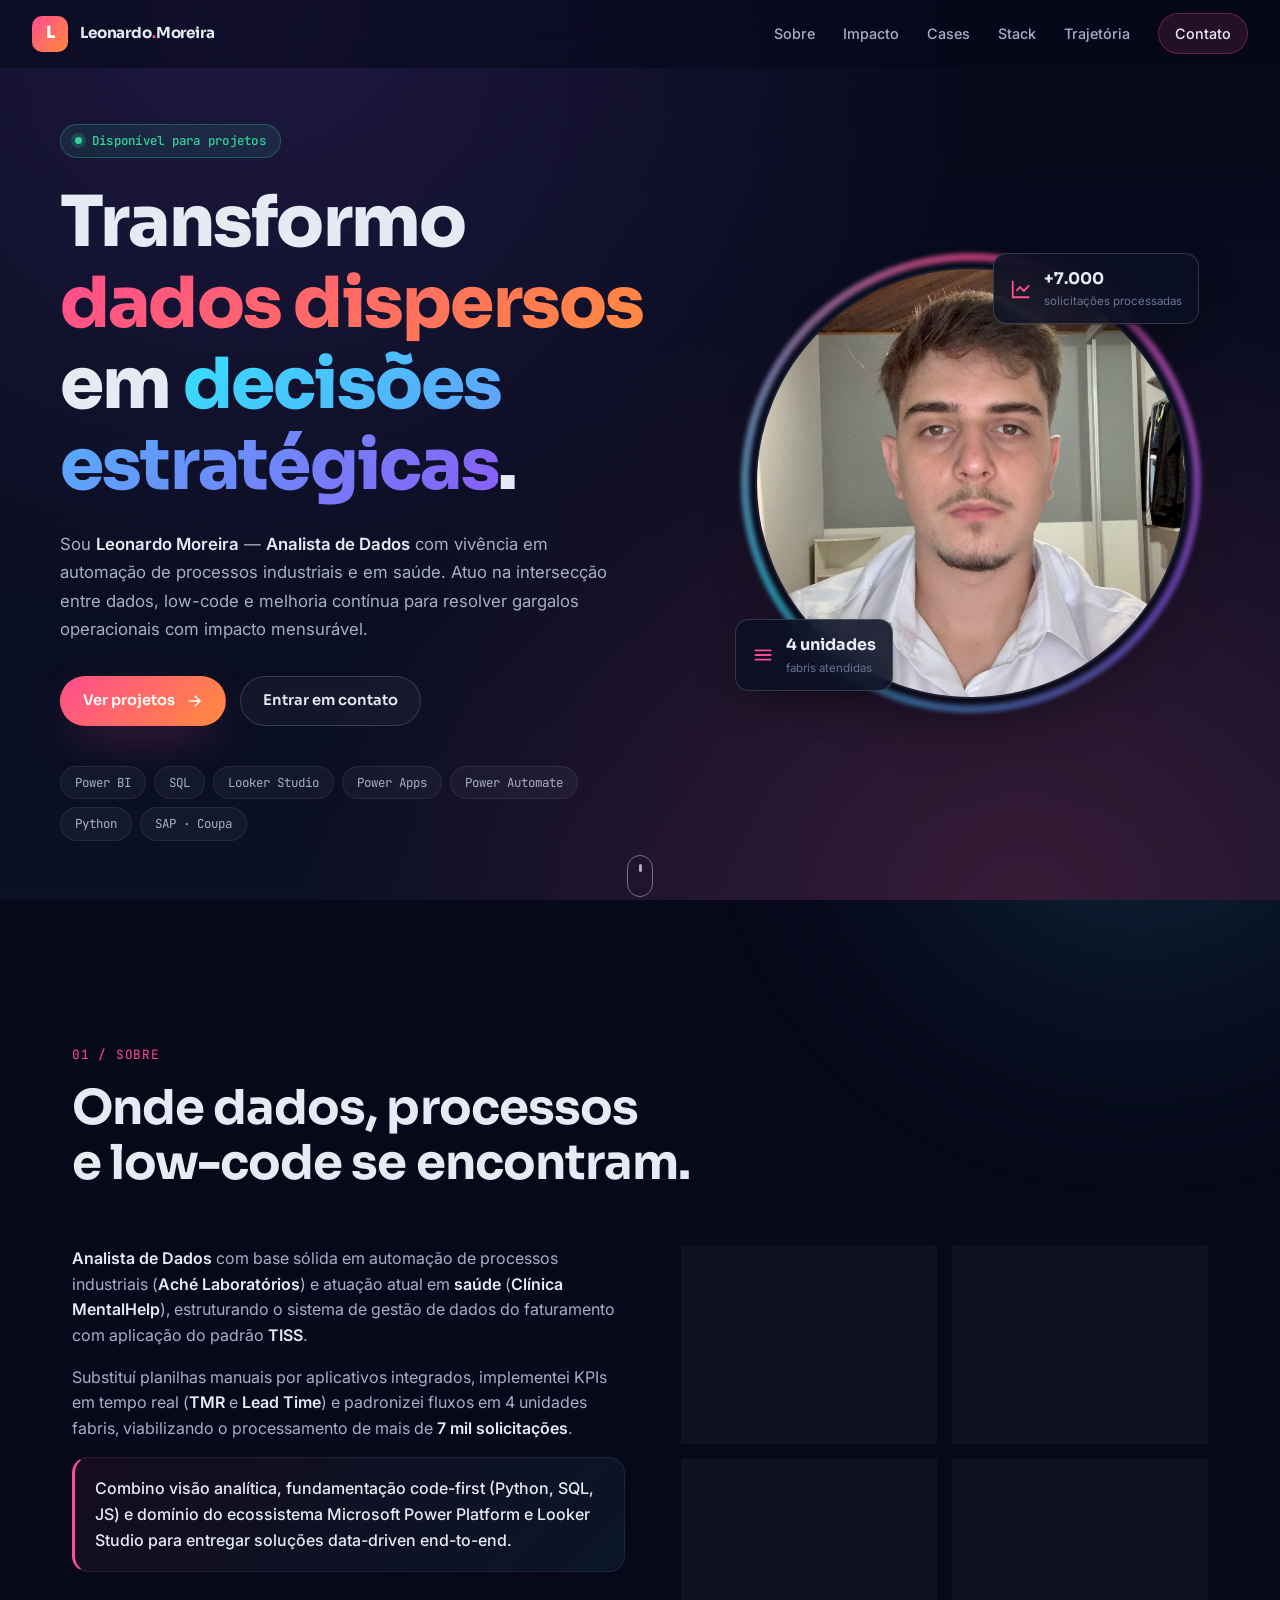
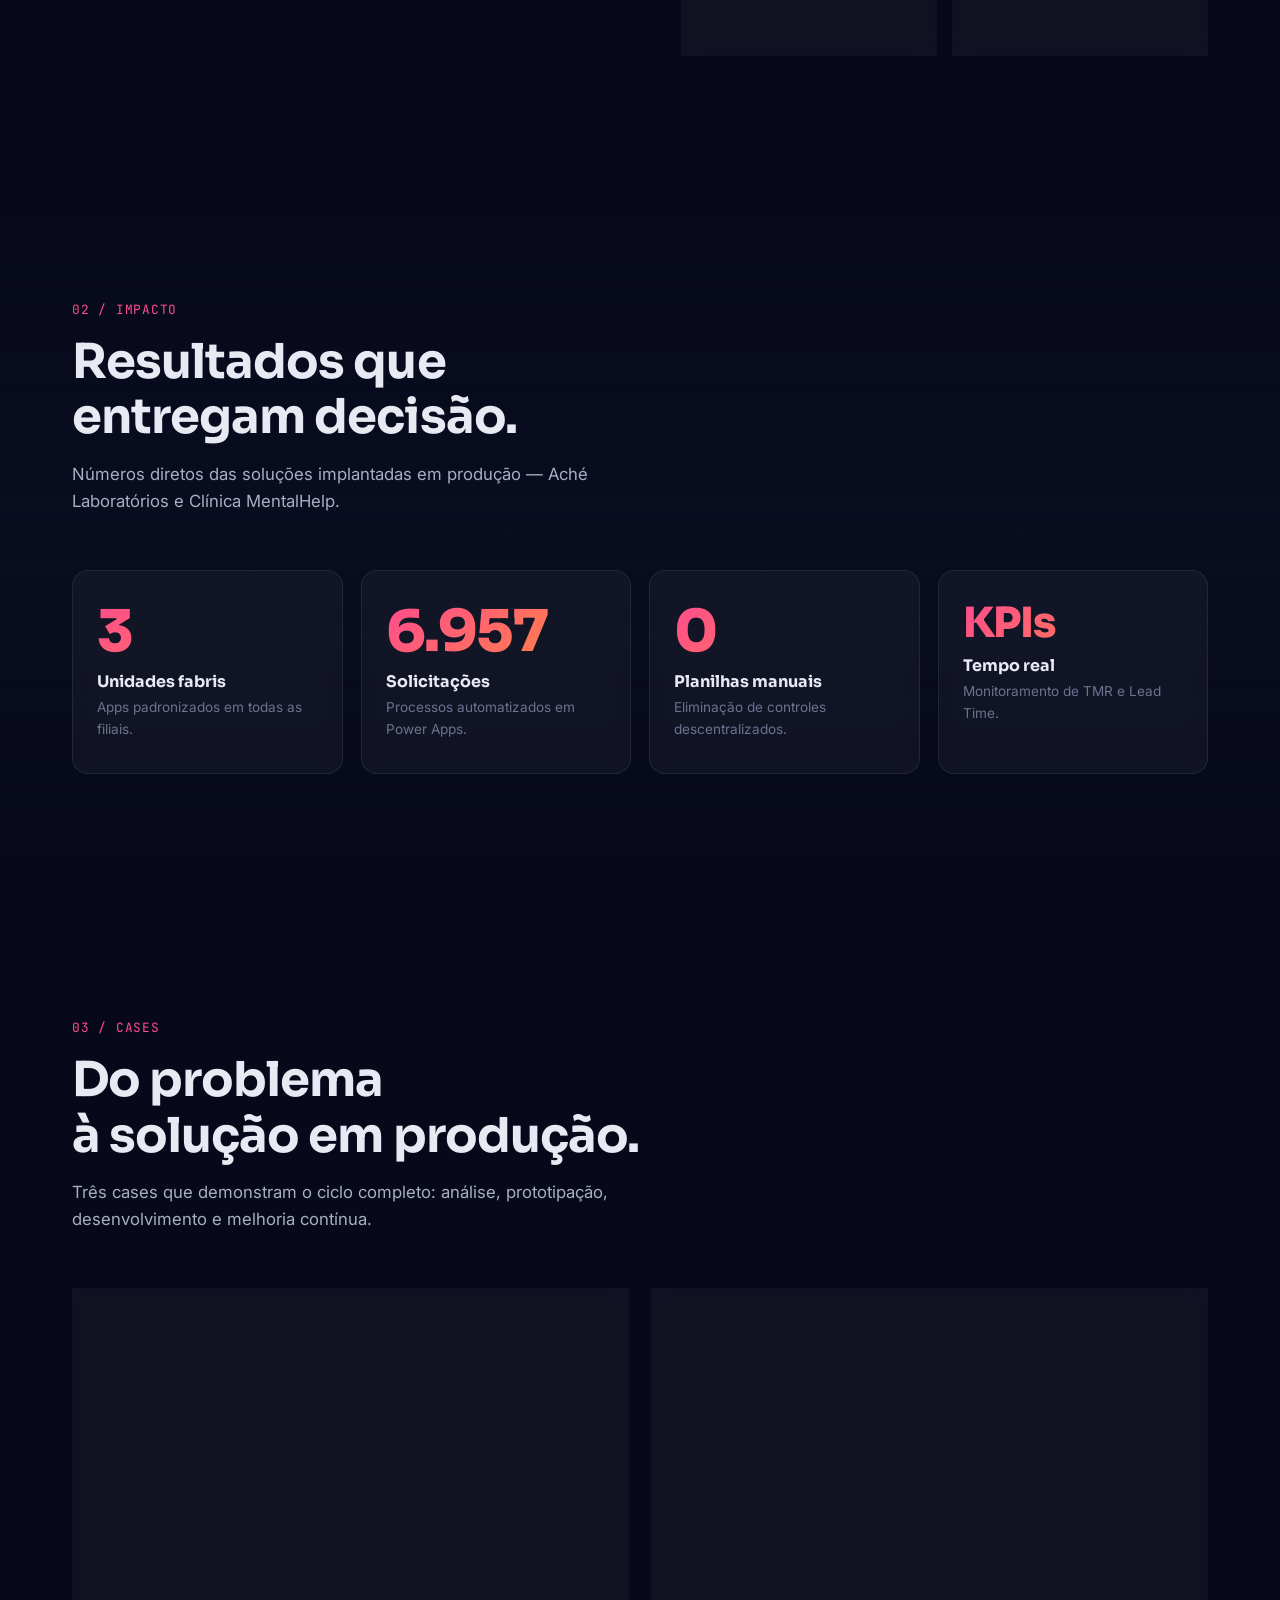
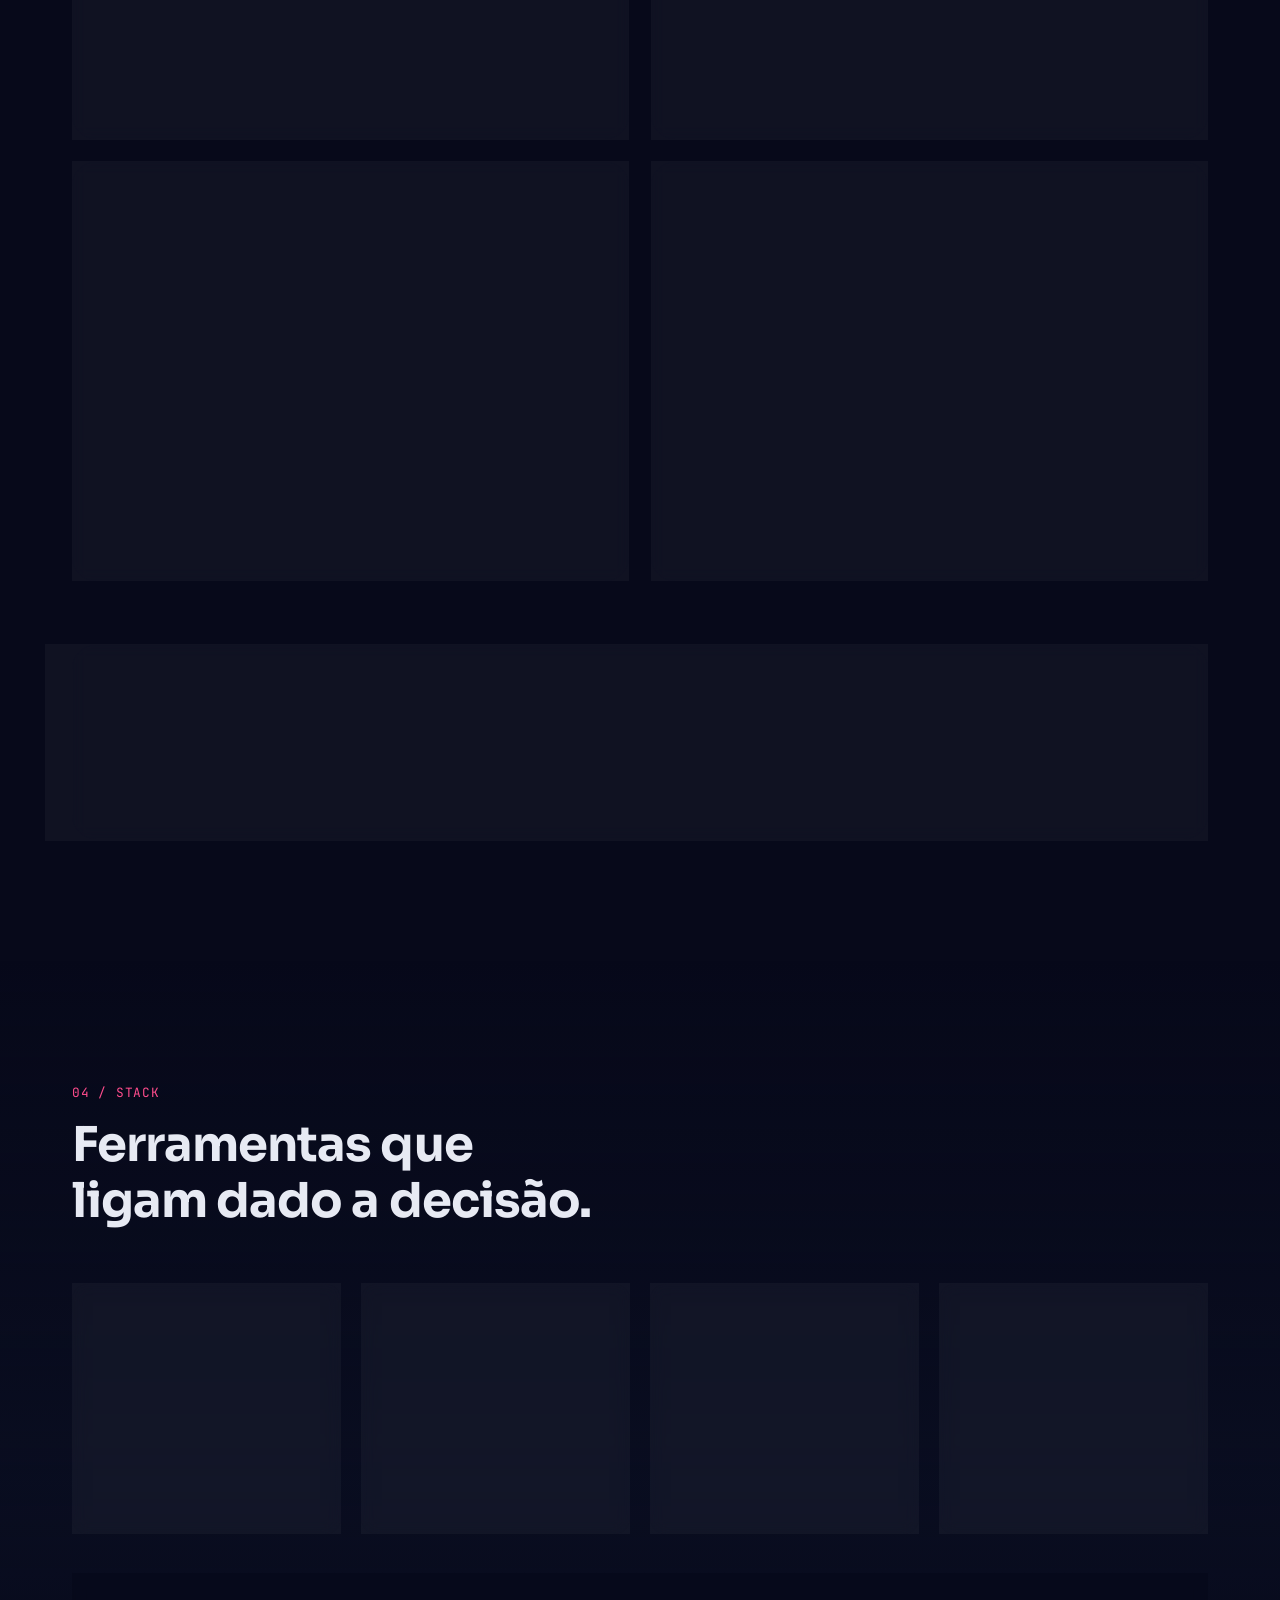
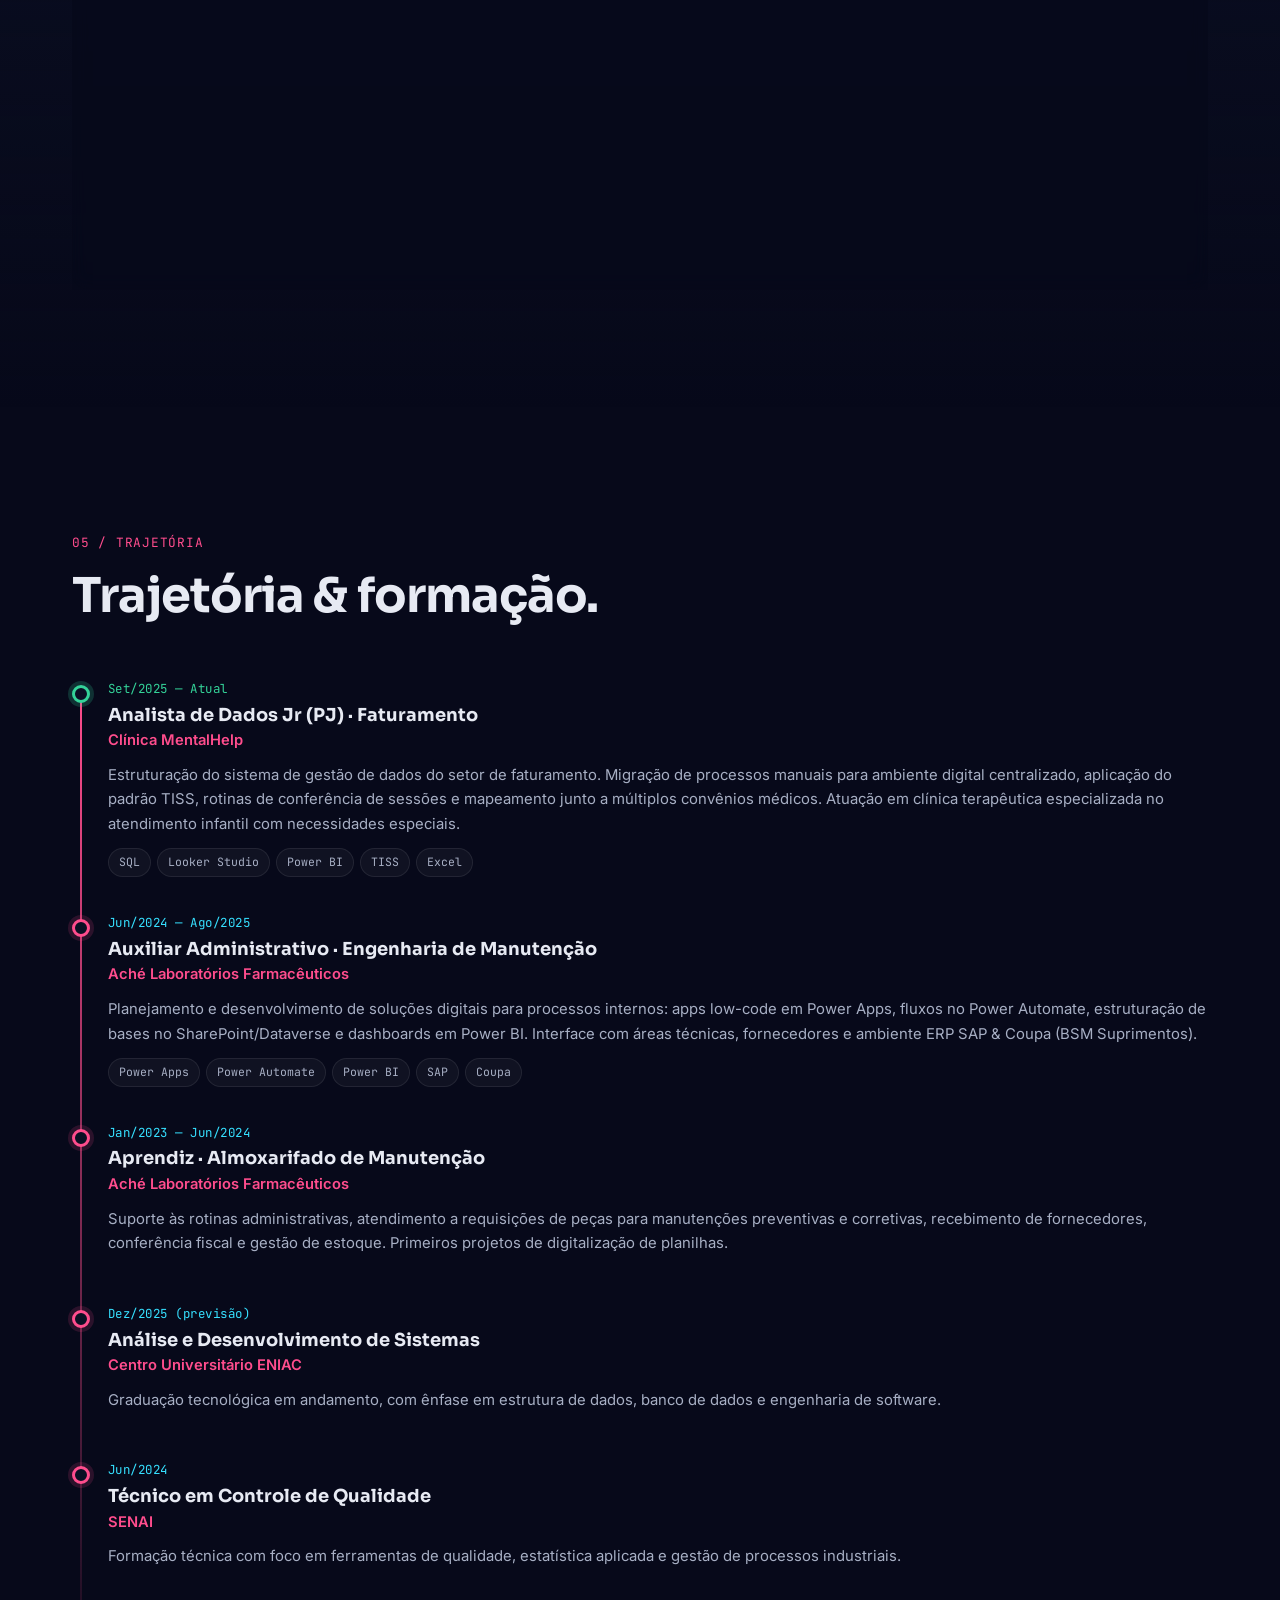
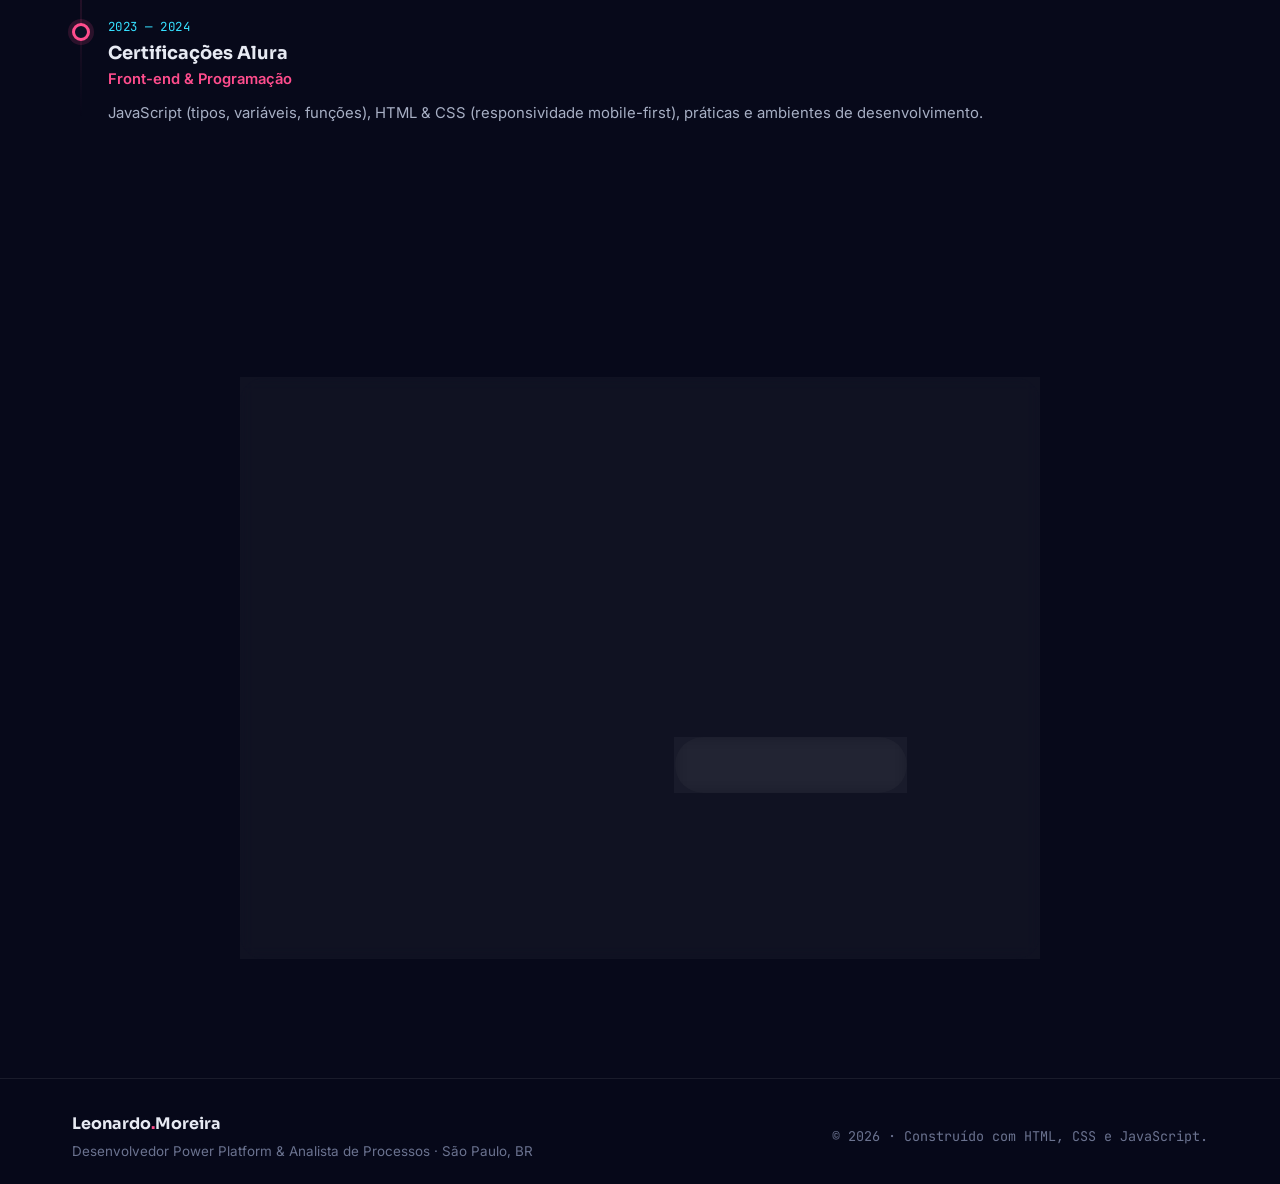
<file: index.html>
<!DOCTYPE html>
<html lang="pt-BR">
<head>
    <meta charset="UTF-8" />
    <meta name="viewport" content="width=device-width, initial-scale=1.0" />
    <meta name="description" content="Leonardo Moreira — Analista de Dados. Automação de processos, low-code e KPIs estratégicos com Power Platform, SQL e Looker Studio." />
    <meta name="author" content="Leonardo Moreira Rocha Alves" />
    <meta name="theme-color" content="#0a0e1a" />

    <meta property="og:type" content="website" />
    <meta property="og:title" content="Leonardo Moreira — Portfólio" />
    <meta property="og:description" content="Analista de Dados · Automação · Low-code · KPIs estratégicos" />
    <meta property="og:locale" content="pt_BR" />

    <title>Leonardo Moreira — Analista de Dados</title>

    <link rel="icon" type="image/svg+xml" href="assets/favicon.svg" />
    <link rel="preconnect" href="https://fonts.googleapis.com" />
    <link rel="preconnect" href="https://fonts.gstatic.com" crossorigin />
    <link href="https://fonts.googleapis.com/css2?family=Sora:wght@400;600;700;800&family=Inter:wght@300;400;500;600;700&family=JetBrains+Mono:wght@400;500&display=swap" rel="stylesheet" />

    <link rel="stylesheet" href="styles/main.css" />
</head>
<body>
    <canvas id="bg-canvas" aria-hidden="true"></canvas>
    <div class="bg-grid" aria-hidden="true"></div>
    <div class="bg-glow bg-glow--1" aria-hidden="true"></div>
    <div class="bg-glow bg-glow--2" aria-hidden="true"></div>

    <header class="nav" id="nav">
        <a href="#top" class="nav__brand" aria-label="Início">
            <span class="nav__logo">L</span>
            <span class="nav__name">Leonardo<span>.</span>Moreira</span>
        </a>
        <nav class="nav__links" aria-label="Navegação principal">
            <a href="#sobre">Sobre</a>
            <a href="#impacto">Impacto</a>
            <a href="#cases">Cases</a>
            <a href="#stack">Stack</a>
            <a href="#trajetoria">Trajetória</a>
            <a href="#contato" class="nav__cta">Contato</a>
        </nav>
        <button class="nav__toggle" id="navToggle" aria-label="Abrir menu" aria-expanded="false">
            <span></span><span></span><span></span>
        </button>
    </header>

    <main id="top">
        <!-- HERO -->
        <section class="hero">
            <div class="hero__container">
                <div class="hero__content reveal">
                    <span class="hero__eyebrow">
                        <span class="dot"></span> Disponível para projetos
                    </span>
                    <h1 class="hero__title">
                        Transformo <span class="grad">dados dispersos</span><br />
                        em <span class="grad-2">decisões estratégicas</span>.
                    </h1>
                    <p class="hero__lead">
                        Sou <strong>Leonardo Moreira</strong> — <strong>Analista de Dados</strong> com vivência
                        em automação de processos industriais e em saúde. Atuo na intersecção entre dados,
                        low-code e melhoria contínua para resolver gargalos operacionais com impacto mensurável.
                    </p>
                    <div class="hero__actions">
                        <a href="#cases" class="btn btn--primary">
                            Ver projetos
                            <svg viewBox="0 0 24 24" fill="none" stroke="currentColor" stroke-width="2"><path d="M5 12h14M13 5l7 7-7 7"/></svg>
                        </a>
                        <a href="#contato" class="btn btn--ghost">Entrar em contato</a>
                    </div>
                    <div class="hero__chips">
                        <span class="chip">Power BI</span>
                        <span class="chip">SQL</span>
                        <span class="chip">Looker Studio</span>
                        <span class="chip">Power Apps</span>
                        <span class="chip">Power Automate</span>
                        <span class="chip">Python</span>
                        <span class="chip">SAP · Coupa</span>
                    </div>
                </div>

                <div class="hero__visual reveal" data-delay="120">
                    <div class="profile">
                        <div class="profile__ring"></div>
                        <div class="profile__photo">
                            <img src="assets/foto-perfil.jpg" alt="Leonardo Moreira" loading="eager" />
                        </div>
                        <div class="profile__badge profile__badge--top">
                            <svg viewBox="0 0 24 24" fill="none" stroke="currentColor" stroke-width="2"><path d="M3 3v18h18"/><path d="M7 14l4-4 4 4 6-6"/></svg>
                            <div>
                                <strong>+7.000</strong>
                                <span>solicitações processadas</span>
                            </div>
                        </div>
                        <div class="profile__badge profile__badge--bottom">
                            <svg viewBox="0 0 24 24" fill="none" stroke="currentColor" stroke-width="2"><path d="M3 7h18M3 12h18M3 17h18"/></svg>
                            <div>
                                <strong>4 unidades</strong>
                                <span>fabris atendidas</span>
                            </div>
                        </div>
                    </div>
                </div>
            </div>
            <a href="#sobre" class="hero__scroll" aria-label="Rolar para baixo">
                <span></span>
            </a>
        </section>

        <!-- SOBRE -->
        <section class="section" id="sobre">
            <div class="container">
                <div class="section__head reveal">
                    <span class="section__eyebrow">01 / Sobre</span>
                    <h2 class="section__title">Onde dados, processos<br /> e low-code se encontram.</h2>
                </div>
                <div class="about">
                    <div class="about__text reveal">
                        <p>
                            <strong>Analista de Dados</strong> com base sólida em automação de processos industriais
                            (<strong>Aché Laboratórios</strong>) e atuação atual em <strong>saúde</strong>
                            (<strong>Clínica MentalHelp</strong>), estruturando o sistema de gestão de dados do
                            faturamento com aplicação do padrão <strong>TISS</strong>.
                        </p>
                        <p>
                            Substituí planilhas manuais por aplicativos integrados, implementei KPIs em tempo real
                            (<strong>TMR</strong> e <strong>Lead Time</strong>) e padronizei fluxos em 4 unidades
                            fabris, viabilizando o processamento de mais de <strong>7 mil solicitações</strong>.
                        </p>
                        <p class="about__highlight">
                            Combino visão analítica, fundamentação code-first (Python, SQL, JS) e domínio do
                            ecossistema Microsoft Power Platform e Looker Studio para entregar soluções
                            data-driven end-to-end.
                        </p>
                    </div>
                    <div class="about__pillars">
                        <article class="pillar reveal" data-delay="0">
                            <div class="pillar__icon">
                                <svg viewBox="0 0 24 24" fill="none" stroke="currentColor" stroke-width="1.6"><circle cx="12" cy="12" r="3"/><path d="M19.4 15a1.7 1.7 0 0 0 .3 1.8l.1.1a2 2 0 1 1-2.8 2.8l-.1-.1a1.7 1.7 0 0 0-1.8-.3 1.7 1.7 0 0 0-1 1.5V21a2 2 0 1 1-4 0v-.1a1.7 1.7 0 0 0-1.1-1.5 1.7 1.7 0 0 0-1.8.3l-.1.1a2 2 0 1 1-2.8-2.8l.1-.1a1.7 1.7 0 0 0 .3-1.8 1.7 1.7 0 0 0-1.5-1H3a2 2 0 1 1 0-4h.1a1.7 1.7 0 0 0 1.5-1.1 1.7 1.7 0 0 0-.3-1.8l-.1-.1a2 2 0 1 1 2.8-2.8l.1.1a1.7 1.7 0 0 0 1.8.3h.1A1.7 1.7 0 0 0 10 3.1V3a2 2 0 1 1 4 0v.1a1.7 1.7 0 0 0 1 1.5 1.7 1.7 0 0 0 1.8-.3l.1-.1a2 2 0 1 1 2.8 2.8l-.1.1a1.7 1.7 0 0 0-.3 1.8v.1a1.7 1.7 0 0 0 1.5 1H21a2 2 0 1 1 0 4h-.1a1.7 1.7 0 0 0-1.5 1z"/></svg>
                            </div>
                            <h3>Foco</h3>
                            <p>Transformação de processos manuais e planilhas em ecossistemas digitais.</p>
                        </article>
                        <article class="pillar reveal" data-delay="80">
                            <div class="pillar__icon">
                                <svg viewBox="0 0 24 24" fill="none" stroke="currentColor" stroke-width="1.6"><path d="M3 21h18M5 21V8l5-4 5 4v13M9 21v-6h4v6"/></svg>
                            </div>
                            <h3>Impacto</h3>
                            <p>Soluções em produção em 4 unidades fabris da Aché Laboratórios.</p>
                        </article>
                        <article class="pillar reveal" data-delay="160">
                            <div class="pillar__icon">
                                <svg viewBox="0 0 24 24" fill="none" stroke="currentColor" stroke-width="1.6"><rect x="4" y="3" width="16" height="18" rx="2"/><path d="M9 7h6M9 11h6M9 15h4"/></svg>
                            </div>
                            <h3>Volume</h3>
                            <p>Mais de 5.000 solicitações processadas via apps desenvolvidos por mim.</p>
                        </article>
                        <article class="pillar reveal" data-delay="240">
                            <div class="pillar__icon">
                                <svg viewBox="0 0 24 24" fill="none" stroke="currentColor" stroke-width="1.6"><path d="M3 3v18h18"/><path d="M7 14l4-4 4 4 6-6"/></svg>
                            </div>
                            <h3>Estratégia</h3>
                            <p>Implementação de KPIs em tempo real (TMR, Lead Time) com visão analítica.</p>
                        </article>
                    </div>
                </div>
            </div>
        </section>

        <!-- IMPACTO -->
        <section class="section section--alt" id="impacto">
            <div class="container">
                <div class="section__head reveal">
                    <span class="section__eyebrow">02 / Impacto</span>
                    <h2 class="section__title">Resultados que<br /> entregam decisão.</h2>
                    <p class="section__sub">Números diretos das soluções implantadas em produção — Aché Laboratórios e Clínica MentalHelp.</p>
                </div>
                <div class="metrics">
                    <article class="metric reveal">
                        <div class="metric__value" data-count="4">0</div>
                        <h3>Unidades fabris</h3>
                        <p>Apps padronizados em todas as filiais.</p>
                    </article>
                    <article class="metric reveal" data-delay="80">
                        <div class="metric__value" data-count="7000" data-suffix="+">0</div>
                        <h3>Solicitações</h3>
                        <p>Processos automatizados em Power Apps.</p>
                    </article>
                    <article class="metric reveal" data-delay="160">
                        <div class="metric__value" data-count="0">0</div>
                        <h3>Planilhas manuais</h3>
                        <p>Eliminação de controles descentralizados.</p>
                    </article>
                    <article class="metric reveal" data-delay="240">
                        <div class="metric__value metric__value--text">KPIs</div>
                        <h3>Tempo real</h3>
                        <p>Monitoramento de TMR e Lead Time.</p>
                    </article>
                </div>
            </div>
        </section>

        <!-- CASES -->
        <section class="section" id="cases">
            <div class="container">
                <div class="section__head reveal">
                    <span class="section__eyebrow">03 / Cases</span>
                    <h2 class="section__title">Do problema<br /> à solução em produção.</h2>
                    <p class="section__sub">Três cases que demonstram o ciclo completo: análise, prototipação, desenvolvimento e melhoria contínua.</p>
                </div>
                <div class="cases">
                    <article class="case case--featured reveal">
                        <header class="case__header">
                            <span class="case__num">01</span>
                            <span class="case__tag case__tag--current">Atual · Saúde · TISS</span>
                        </header>
                        <h3>Gestão de Dados de Faturamento — Clínica MentalHelp</h3>
                        <p class="case__desc">
                            Estruturação e implantação do sistema de gestão de dados do setor de faturamento de
                            uma clínica terapêutica especializada em atendimento infantil. Migração de processos
                            manuais para ambiente digital centralizado, com aplicação do padrão <strong>TISS</strong>
                            (Troca de Informações em Saúde Suplementar) na padronização de consultas, sessões e
                            convênios.
                        </p>
                        <ul class="case__stack">
                            <li>SQL <span>Modelagem</span></li>
                            <li>Looker Studio <span>BI</span></li>
                            <li>TISS <span>Padrão</span></li>
                            <li>Excel <span>ETL</span></li>
                        </ul>
                        <div class="case__result">
                            Aumento da rastreabilidade · redução de divergências no faturamento · navegação automatizada em múltiplos portais de convênios.
                        </div>
                    </article>

                    <article class="case reveal" data-delay="80">
                        <header class="case__header">
                            <span class="case__num">02</span>
                            <span class="case__tag">Power Platform · SAP · Coupa</span>
                        </header>
                        <h3>Gestão Centralizada de Compras e Serviços</h3>
                        <p class="case__desc">
                            Centralização de pedidos internos que ocorriam de forma dispersa entre planilhas
                            e e-mails. App em Power Apps integrado ao SharePoint, com fluxos de aprovação no
                            Power Automate, dashboard em Power BI e interface com SAP e Coupa (BSM Suprimentos).
                        </p>
                        <ul class="case__stack">
                            <li>Power Apps <span>Front</span></li>
                            <li>SharePoint <span>Data</span></li>
                            <li>Power Automate <span>Flows</span></li>
                            <li>SAP · Coupa <span>ERP</span></li>
                        </ul>
                        <div class="case__result">
                            <strong>+7.000</strong> solicitações processadas em 4 unidades · <strong>Lead Time</strong> (Ciclo de Pedido) como métrica estratégica de melhoria contínua.
                        </div>
                    </article>

                    <article class="case reveal" data-delay="160">
                        <header class="case__header">
                            <span class="case__num">03</span>
                            <span class="case__tag">UX · Validação de Dados</span>
                        </header>
                        <h3>Cadastro Inteligente de Materiais</h3>
                        <p class="case__desc">
                            Inconsistências no preenchimento e lentidão no registro de novos materiais comprometiam
                            o catálogo. Desenvolvi um app com formulários inteligentes, validação na entrada
                            e integração nativa com o sistema de solicitações.
                        </p>
                        <ul class="case__stack">
                            <li>Power Apps <span>UI</span></li>
                            <li>Validações <span>Lógica</span></li>
                            <li>SharePoint <span>Catálogo</span></li>
                            <li>Power BI <span>Métricas</span></li>
                        </ul>
                        <div class="case__result">
                            Redução de inconsistências de preenchimento · centralização do processo · diminuição do <strong>TMR</strong> (Tempo Médio de Registro).
                        </div>
                    </article>

                    <article class="case reveal" data-delay="240">
                        <header class="case__header">
                            <span class="case__num">04</span>
                            <span class="case__tag">MRO · Automação</span>
                        </header>
                        <h3>Controle de Almoxarifado MRO</h3>
                        <p class="case__desc">
                            Eliminação de planilhas dispersas no almoxarifado: identificação automatizada de itens
                            críticos (escassos, obsoletos, alta quantidade), gestão de recebimento e notificação
                            aos colaboradores responsáveis em uma única interface.
                        </p>
                        <ul class="case__stack">
                            <li>Power Apps <span>Mobile</span></li>
                            <li>Power Automate <span>Alertas</span></li>
                            <li>Power BI <span>KPIs</span></li>
                            <li>SharePoint <span>Estoque</span></li>
                        </ul>
                        <div class="case__result">
                            Redução da indisponibilidade de peças · maior agilidade na saída de materiais · controle fiscal e interno automatizado.
                        </div>
                    </article>
                </div>

                <div class="method reveal">
                    <h3 class="method__title">Metodologia de trabalho</h3>
                    <ol class="method__steps">
                        <li>
                            <span>01</span>
                            <strong>Análise &amp; Mapeamento</strong>
                            <p>Ishikawa, 5W2H, fluxogramas.</p>
                        </li>
                        <li>
                            <span>02</span>
                            <strong>Prototipação</strong>
                            <p>Figma, Trello, dbdiagram.</p>
                        </li>
                        <li>
                            <span>03</span>
                            <strong>Desenvolvimento</strong>
                            <p>Power Platform, documentação técnica.</p>
                        </li>
                        <li>
                            <span>04</span>
                            <strong>Melhoria contínua</strong>
                            <p>Ciclo PDCA, monitoramento de KPIs.</p>
                        </li>
                    </ol>
                </div>
            </div>
        </section>

        <!-- STACK -->
        <section class="section section--alt" id="stack">
            <div class="container">
                <div class="section__head reveal">
                    <span class="section__eyebrow">04 / Stack</span>
                    <h2 class="section__title">Ferramentas que<br /> ligam dado a decisão.</h2>
                </div>

                <div class="stack">
                    <article class="stack__group reveal">
                        <h3>Dados &amp; BI</h3>
                        <ul>
                            <li><span class="dotc dotc--p"></span> Power BI <em>(DAX / Modelagem)</em></li>
                            <li><span class="dotc dotc--p"></span> Looker Studio</li>
                            <li><span class="dotc dotc--p"></span> SQL &amp; ETL</li>
                            <li><span class="dotc dotc--p"></span> Excel avançado · VBA</li>
                        </ul>
                    </article>

                    <article class="stack__group reveal" data-delay="80">
                        <h3>Power Platform &amp; ERP</h3>
                        <ul>
                            <li><span class="dotc dotc--c"></span> Power Apps <em>(Canvas)</em></li>
                            <li><span class="dotc dotc--c"></span> Power Automate <em>(Cloud Flows)</em></li>
                            <li><span class="dotc dotc--c"></span> SharePoint &amp; Dataverse</li>
                            <li><span class="dotc dotc--c"></span> SAP · Coupa <em>(BSM)</em></li>
                        </ul>
                    </article>

                    <article class="stack__group reveal" data-delay="160">
                        <h3>Linguagens &amp; Code</h3>
                        <ul>
                            <li><span class="dotc dotc--y"></span> Python &amp; JavaScript</li>
                            <li><span class="dotc dotc--y"></span> SQL &amp; DAX</li>
                            <li><span class="dotc dotc--y"></span> HTML, CSS &amp; React</li>
                            <li><span class="dotc dotc--y"></span> Padrão TISS <em>(Saúde)</em></li>
                        </ul>
                    </article>

                    <article class="stack__group reveal" data-delay="240">
                        <h3>Processos &amp; Design</h3>
                        <ul>
                            <li><span class="dotc dotc--g"></span> PDCA · Ishikawa · 5W2H</li>
                            <li><span class="dotc dotc--g"></span> KPIs (TMR, Lead Time)</li>
                            <li><span class="dotc dotc--g"></span> Figma · Photoshop · Illustrator</li>
                            <li><span class="dotc dotc--g"></span> Trello · Obsidian · Looker</li>
                        </ul>
                    </article>
                </div>

                <pre class="codeblock reveal" aria-hidden="true"><code><span class="t-c">// philosophy.js</span>
<span class="t-k">const</span> <span class="t-v">leonardo</span> = {
  <span class="t-p">role</span>: <span class="t-s">"Analista de Dados"</span>,
  <span class="t-p">foco</span>: <span class="t-s">"dados + low-code + melhoria contínua"</span>,
  <span class="t-p">stack</span>: [<span class="t-s">"Power BI"</span>, <span class="t-s">"SQL"</span>, <span class="t-s">"Python"</span>, <span class="t-s">"Power Platform"</span>],
  <span class="t-p">resolver</span>: (<span class="t-v">processo</span>) =&gt; <span class="t-v">processo</span>
    .<span class="t-f">mapear</span>()
    .<span class="t-f">automatizar</span>()
    .<span class="t-f">medir</span>(<span class="t-s">"TMR"</span>, <span class="t-s">"Lead Time"</span>)
    .<span class="t-f">iterar</span>(),
};</code></pre>
            </div>
        </section>

        <!-- TRAJETÓRIA -->
        <section class="section" id="trajetoria">
            <div class="container">
                <div class="section__head reveal">
                    <span class="section__eyebrow">05 / Trajetória</span>
                    <h2 class="section__title">Trajetória &amp; formação.</h2>
                </div>

                <ol class="timeline">
                    <li class="timeline__item timeline__item--current reveal">
                        <span class="timeline__date">Set/2025 — Atual</span>
                        <h3>Analista de Dados Jr (PJ) · Faturamento</h3>
                        <span class="timeline__org">Clínica MentalHelp</span>
                        <p>Estruturação do sistema de gestão de dados do setor de faturamento. Migração de
                        processos manuais para ambiente digital centralizado, aplicação do padrão TISS,
                        rotinas de conferência de sessões e mapeamento junto a múltiplos convênios médicos.
                        Atuação em clínica terapêutica especializada no atendimento infantil com
                        necessidades especiais.</p>
                        <ul class="timeline__tags">
                            <li>SQL</li><li>Looker Studio</li><li>Power BI</li><li>TISS</li><li>Excel</li>
                        </ul>
                    </li>
                    <li class="timeline__item reveal" data-delay="80">
                        <span class="timeline__date">Jun/2024 — Ago/2025</span>
                        <h3>Auxiliar Administrativo · Engenharia de Manutenção</h3>
                        <span class="timeline__org">Aché Laboratórios Farmacêuticos</span>
                        <p>Planejamento e desenvolvimento de soluções digitais para processos internos:
                        apps low-code em Power Apps, fluxos no Power Automate, estruturação de bases no
                        SharePoint/Dataverse e dashboards em Power BI. Interface com áreas técnicas,
                        fornecedores e ambiente ERP SAP &amp; Coupa (BSM Suprimentos).</p>
                        <ul class="timeline__tags">
                            <li>Power Apps</li><li>Power Automate</li><li>Power BI</li><li>SAP</li><li>Coupa</li>
                        </ul>
                    </li>
                    <li class="timeline__item reveal" data-delay="160">
                        <span class="timeline__date">Jan/2023 — Jun/2024</span>
                        <h3>Aprendiz · Almoxarifado de Manutenção</h3>
                        <span class="timeline__org">Aché Laboratórios Farmacêuticos</span>
                        <p>Suporte às rotinas administrativas, atendimento a requisições de peças para
                        manutenções preventivas e corretivas, recebimento de fornecedores, conferência
                        fiscal e gestão de estoque. Primeiros projetos de digitalização de planilhas.</p>
                    </li>
                    <li class="timeline__item reveal" data-delay="240">
                        <span class="timeline__date">Dez/2025 (previsão)</span>
                        <h3>Análise e Desenvolvimento de Sistemas</h3>
                        <span class="timeline__org">Centro Universitário ENIAC</span>
                        <p>Graduação tecnológica em andamento, com ênfase em estrutura de dados, banco de dados e
                        engenharia de software.</p>
                    </li>
                    <li class="timeline__item reveal" data-delay="320">
                        <span class="timeline__date">Jun/2024</span>
                        <h3>Técnico em Controle de Qualidade</h3>
                        <span class="timeline__org">SENAI</span>
                        <p>Formação técnica com foco em ferramentas de qualidade, estatística aplicada e
                        gestão de processos industriais.</p>
                    </li>
                    <li class="timeline__item reveal" data-delay="400">
                        <span class="timeline__date">2023 — 2024</span>
                        <h3>Certificações Alura</h3>
                        <span class="timeline__org">Front-end &amp; Programação</span>
                        <p>JavaScript (tipos, variáveis, funções), HTML &amp; CSS (responsividade mobile-first),
                        práticas e ambientes de desenvolvimento.</p>
                    </li>
                </ol>
            </div>
        </section>

        <!-- CONTATO -->
        <section class="section section--cta" id="contato">
            <div class="container">
                <div class="cta reveal">
                    <span class="section__eyebrow">06 / Contato</span>
                    <h2 class="cta__title">Vamos transformar<br /> seus processos?</h2>
                    <p class="cta__lead">
                        Disponível para projetos full-time e freelance. Pronto para aplicar visão de
                        engenharia e técnica de desenvolvimento no seu negócio.
                    </p>

                    <div class="cta__actions">
                        <a href="mailto:leomrocha9@gmail.com" class="btn btn--primary btn--lg">
                            <svg viewBox="0 0 24 24" fill="none" stroke="currentColor" stroke-width="2"><rect x="3" y="5" width="18" height="14" rx="2"/><path d="M3 7l9 6 9-6"/></svg>
                            leomrocha9@gmail.com
                        </a>
                        <a href="https://wa.me/5511957696134" class="btn btn--ghost btn--lg" target="_blank" rel="noopener">
                            <svg viewBox="0 0 24 24" fill="none" stroke="currentColor" stroke-width="2"><path d="M21 11.5a8.5 8.5 0 0 1-12.8 7.4L3 21l2.2-5.1A8.5 8.5 0 1 1 21 11.5z"/></svg>
                            +55 11 95769-6134
                        </a>
                    </div>

                    <ul class="socials">
                        <li>
                            <a href="https://www.linkedin.com/in/leonardo-moreira18/" target="_blank" rel="noopener" aria-label="LinkedIn">
                                <svg viewBox="0 0 24 24" fill="currentColor"><path d="M4.98 3.5C4.98 4.88 3.87 6 2.5 6S0 4.88 0 3.5 1.12 1 2.5 1s2.48 1.12 2.48 2.5zM.22 8h4.56v14H.22V8zm7.65 0h4.37v1.91h.06c.61-1.16 2.1-2.39 4.32-2.39 4.62 0 5.47 3.04 5.47 6.99V22h-4.56v-6.2c0-1.48-.03-3.38-2.06-3.38-2.06 0-2.38 1.61-2.38 3.27V22H7.87V8z"/></svg>
                                <span>LinkedIn</span>
                            </a>
                        </li>
                        <li>
                            <a href="https://www.behance.net/leomoreira1" target="_blank" rel="noopener" aria-label="Behance">
                                <svg viewBox="0 0 24 24" fill="currentColor"><path d="M22 7h-7V5.5h7V7zM11.28 12.36c1.04-.5 1.6-1.34 1.6-2.5 0-2.3-1.7-2.86-3.7-2.86H2v12h7.4c2.13 0 4.13-1.04 4.13-3.43 0-1.5-.7-2.6-2.25-3.21zM5 9.4h2.9c.93 0 1.66.27 1.66 1.32 0 .97-.66 1.36-1.56 1.36H5V9.4zm3.13 8.2H5v-3.4h3.2c1.13 0 1.85.47 1.85 1.66 0 1.2-.85 1.74-1.92 1.74zM22 14.66c0-2.66-1.55-4.86-4.36-4.86-2.74 0-4.6 2.07-4.6 4.78 0 2.81 1.77 4.74 4.6 4.74 2.16 0 3.55-.97 4.21-3.04h-2.32c-.24.74-1.02.96-1.78.96-1.46 0-2.22-.86-2.22-2.31H22v-.27zm-6.45-1.36c.07-1.2.86-1.95 2.04-1.95 1.25 0 1.86.73 1.97 1.95h-4.01z"/></svg>
                                <span>Behance</span>
                            </a>
                        </li>
                        <li>
                            <a href="https://www.instagram.com/leoart.z/" target="_blank" rel="noopener" aria-label="Instagram">
                                <svg viewBox="0 0 24 24" fill="none" stroke="currentColor" stroke-width="2"><rect x="3" y="3" width="18" height="18" rx="5"/><circle cx="12" cy="12" r="4"/><circle cx="17.5" cy="6.5" r="1" fill="currentColor"/></svg>
                                <span>@leoart.z</span>
                            </a>
                        </li>
                    </ul>
                </div>
            </div>
        </section>
    </main>

    <footer class="footer">
        <div class="container footer__inner">
            <div>
                <span class="footer__brand">Leonardo<span>.</span>Moreira</span>
                <p>Desenvolvedor Power Platform &amp; Analista de Processos · São Paulo, BR</p>
            </div>
            <p class="footer__copy">© <span id="year">2026</span> · Construído com HTML, CSS e JavaScript.</p>
        </div>
    </footer>

    <script src="scripts/main.js" defer></script>
</body>
</html>
</file>
<file: styles/main.css>
/* =========================================================
   Leonardo Moreira — Portfolio
   Mobile-first · Dark · Modern
   ========================================================= */

/* ---------- Tokens ---------- */
:root {
    --bg: #07091a;
    --bg-2: #0b1024;
    --surface: rgba(255, 255, 255, 0.04);
    --surface-2: rgba(255, 255, 255, 0.06);
    --border: rgba(255, 255, 255, 0.08);
    --border-strong: rgba(255, 255, 255, 0.16);
    --text: #e7eaf3;
    --text-soft: #a7afc4;
    --text-mute: #6b7390;

    --pink: #ff4d8d;
    --pink-2: #ff6fa3;
    --cyan: #36e0ff;
    --violet: #8b5cf6;
    --gold: #ffc857;
    --green: #34d399;

    --grad-1: linear-gradient(135deg, #ff4d8d 0%, #ff8a3d 100%);
    --grad-2: linear-gradient(135deg, #36e0ff 0%, #8b5cf6 100%);

    --radius-sm: 10px;
    --radius: 16px;
    --radius-lg: 24px;

    --shadow-1: 0 1px 2px rgba(0, 0, 0, 0.4);
    --shadow-2: 0 12px 40px -12px rgba(0, 0, 0, 0.6);
    --shadow-pink: 0 16px 48px -16px rgba(255, 77, 141, 0.45);

    --font-display: 'Sora', system-ui, sans-serif;
    --font-body: 'Inter', system-ui, sans-serif;
    --font-mono: 'JetBrains Mono', ui-monospace, monospace;

    --container: 1200px;
    --nav-h: 68px;
}

/* ---------- Reset ---------- */
*,
*::before,
*::after {
    box-sizing: border-box;
}

html {
    scroll-behavior: smooth;
    -webkit-text-size-adjust: 100%;
}

body {
    margin: 0;
    font-family: var(--font-body);
    color: var(--text);
    background: var(--bg);
    line-height: 1.6;
    overflow-x: hidden;
    -webkit-font-smoothing: antialiased;
    -moz-osx-font-smoothing: grayscale;
}

img {
    max-width: 100%;
    display: block;
}

a {
    color: inherit;
    text-decoration: none;
}

button {
    font: inherit;
    cursor: pointer;
    border: 0;
    background: transparent;
    color: inherit;
}

ul,
ol {
    list-style: none;
    padding: 0;
    margin: 0;
}

h1,
h2,
h3,
h4 {
    font-family: var(--font-display);
    font-weight: 700;
    line-height: 1.15;
    margin: 0;
}

p {
    margin: 0;
}

::selection {
    background: var(--pink);
    color: #fff;
}

/* ---------- Background layers ---------- */
#bg-canvas {
    position: fixed;
    inset: 0;
    width: 100%;
    height: 100%;
    z-index: -3;
    opacity: 0.55;
    filter: blur(0.4px);
}

.bg-grid {
    position: fixed;
    inset: 0;
    z-index: -2;
    background-image:
        linear-gradient(rgba(255, 255, 255, 0.025) 1px, transparent 1px),
        linear-gradient(90deg, rgba(255, 255, 255, 0.025) 1px, transparent 1px);
    background-size: 56px 56px;
    mask-image: radial-gradient(ellipse at center, #000 30%, transparent 75%);
    -webkit-mask-image: radial-gradient(ellipse at center, #000 30%, transparent 75%);
    pointer-events: none;
}

.bg-glow {
    position: fixed;
    border-radius: 50%;
    filter: blur(120px);
    z-index: -2;
    pointer-events: none;
    opacity: 0.5;
}

.bg-glow--1 {
    width: 520px;
    height: 520px;
    top: -120px;
    left: -120px;
    background: radial-gradient(circle, rgba(255, 77, 141, 0.55), transparent 70%);
}

.bg-glow--2 {
    width: 600px;
    height: 600px;
    bottom: -160px;
    right: -160px;
    background: radial-gradient(circle, rgba(54, 224, 255, 0.45), transparent 70%);
}

body::before {
    content: '';
    position: fixed;
    inset: 0;
    z-index: -1;
    background:
        radial-gradient(ellipse at 20% 0%, rgba(139, 92, 246, 0.18), transparent 50%),
        radial-gradient(ellipse at 80% 100%, rgba(255, 77, 141, 0.18), transparent 50%),
        linear-gradient(180deg, var(--bg) 0%, var(--bg-2) 100%);
    pointer-events: none;
}

/* ---------- Container ---------- */
.container {
    width: 100%;
    max-width: var(--container);
    margin: 0 auto;
    padding: 0 20px;
}

@media (min-width: 768px) {
    .container {
        padding: 0 32px;
    }
}

/* ---------- Navigation ---------- */
.nav {
    position: sticky;
    top: 0;
    z-index: 50;
    height: var(--nav-h);
    display: flex;
    align-items: center;
    justify-content: space-between;
    padding: 0 20px;
    backdrop-filter: blur(18px);
    -webkit-backdrop-filter: blur(18px);
    background: rgba(7, 9, 26, 0.55);
    border-bottom: 1px solid transparent;
    transition: border-color 0.25s ease, background 0.25s ease;
}

.nav.is-scrolled {
    background: rgba(7, 9, 26, 0.85);
    border-bottom-color: var(--border);
}

.nav__brand {
    display: flex;
    align-items: center;
    gap: 12px;
    font-family: var(--font-display);
    font-weight: 700;
    font-size: 0.95rem;
    letter-spacing: -0.01em;
}

.nav__logo {
    display: grid;
    place-items: center;
    width: 36px;
    height: 36px;
    border-radius: 10px;
    background: var(--grad-1);
    color: #fff;
    font-family: var(--font-display);
    font-weight: 800;
    font-size: 1.05rem;
    box-shadow: var(--shadow-pink);
}

.nav__name span {
    color: var(--pink);
}

.nav__links {
    display: none;
    align-items: center;
    gap: 28px;
    font-size: 0.9rem;
    font-weight: 500;
}

.nav__links a {
    color: var(--text-soft);
    transition: color 0.2s;
    position: relative;
}

.nav__links a:hover {
    color: var(--text);
}

.nav__links a:not(.nav__cta)::after {
    content: '';
    position: absolute;
    left: 0;
    bottom: -6px;
    width: 0;
    height: 2px;
    background: var(--grad-1);
    border-radius: 2px;
    transition: width 0.25s ease;
}

.nav__links a:hover:not(.nav__cta)::after {
    width: 100%;
}

.nav__cta {
    padding: 8px 16px;
    border-radius: 999px;
    background: rgba(255, 77, 141, 0.12);
    color: var(--text) !important;
    border: 1px solid rgba(255, 77, 141, 0.3);
    transition: all 0.2s;
}

.nav__cta:hover {
    background: var(--pink);
    border-color: var(--pink);
    box-shadow: var(--shadow-pink);
}

.nav__toggle {
    width: 40px;
    height: 40px;
    display: grid;
    place-items: center;
    gap: 4px;
    border-radius: 10px;
    border: 1px solid var(--border);
    background: var(--surface);
}

.nav__toggle span {
    width: 18px;
    height: 2px;
    background: var(--text);
    border-radius: 2px;
    transition: all 0.25s;
}

.nav__toggle[aria-expanded='true'] span:nth-child(1) {
    transform: translateY(6px) rotate(45deg);
}

.nav__toggle[aria-expanded='true'] span:nth-child(2) {
    opacity: 0;
}

.nav__toggle[aria-expanded='true'] span:nth-child(3) {
    transform: translateY(-6px) rotate(-45deg);
}

@media (min-width: 880px) {
    .nav {
        padding: 0 32px;
    }

    .nav__links {
        display: flex;
    }

    .nav__toggle {
        display: none;
    }
}

/* Mobile menu */
.nav.is-open .nav__links {
    display: flex;
    flex-direction: column;
    align-items: stretch;
    gap: 4px;
    position: absolute;
    top: var(--nav-h);
    left: 0;
    right: 0;
    padding: 16px 20px 24px;
    background: rgba(7, 9, 26, 0.96);
    backdrop-filter: blur(18px);
    border-bottom: 1px solid var(--border);
}

.nav.is-open .nav__links a {
    padding: 12px 14px;
    border-radius: 12px;
    border: 1px solid transparent;
}

.nav.is-open .nav__links a:hover {
    background: var(--surface);
    border-color: var(--border);
}

.nav.is-open .nav__links a:not(.nav__cta)::after {
    display: none;
}

/* ---------- Buttons ---------- */
.btn {
    display: inline-flex;
    align-items: center;
    justify-content: center;
    gap: 10px;
    padding: 12px 22px;
    font-family: var(--font-display);
    font-weight: 600;
    font-size: 0.92rem;
    border-radius: 999px;
    border: 1px solid transparent;
    cursor: pointer;
    transition: all 0.25s ease;
    white-space: nowrap;
}

.btn svg {
    width: 18px;
    height: 18px;
    flex-shrink: 0;
}

.btn--primary {
    background: var(--grad-1);
    color: #fff;
    box-shadow: var(--shadow-pink);
}

.btn--primary:hover {
    transform: translateY(-2px);
    box-shadow: 0 24px 56px -16px rgba(255, 77, 141, 0.6);
}

.btn--ghost {
    background: var(--surface);
    color: var(--text);
    border-color: var(--border-strong);
    backdrop-filter: blur(8px);
}

.btn--ghost:hover {
    background: var(--surface-2);
    border-color: var(--pink);
    color: #fff;
}

.btn--lg {
    padding: 14px 26px;
    font-size: 1rem;
}

/* ---------- Hero ---------- */
.hero {
    position: relative;
    padding: 56px 0 80px;
    min-height: calc(100vh - var(--nav-h));
    display: flex;
    align-items: center;
}

.hero__container {
    width: 100%;
    max-width: var(--container);
    margin: 0 auto;
    padding: 0 20px;
    display: grid;
    grid-template-columns: 1fr;
    gap: 56px;
    align-items: center;
}

.hero__eyebrow {
    display: inline-flex;
    align-items: center;
    gap: 10px;
    padding: 6px 14px;
    border-radius: 999px;
    background: rgba(52, 211, 153, 0.1);
    border: 1px solid rgba(52, 211, 153, 0.3);
    color: var(--green);
    font-family: var(--font-mono);
    font-size: 0.78rem;
    font-weight: 500;
    letter-spacing: 0.02em;
    margin-bottom: 24px;
}

.hero__eyebrow .dot {
    width: 7px;
    height: 7px;
    border-radius: 50%;
    background: var(--green);
    box-shadow: 0 0 0 4px rgba(52, 211, 153, 0.2);
    animation: pulse 2s ease-in-out infinite;
}

@keyframes pulse {
    0%, 100% { box-shadow: 0 0 0 4px rgba(52, 211, 153, 0.2); }
    50% { box-shadow: 0 0 0 8px rgba(52, 211, 153, 0.05); }
}

.hero__title {
    font-size: clamp(2.2rem, 7vw, 4.4rem);
    font-weight: 800;
    letter-spacing: -0.025em;
    margin-bottom: 24px;
}

.grad {
    background: var(--grad-1);
    -webkit-background-clip: text;
    background-clip: text;
    color: transparent;
}

.grad-2 {
    background: var(--grad-2);
    -webkit-background-clip: text;
    background-clip: text;
    color: transparent;
}

.hero__lead {
    font-size: 1.05rem;
    color: var(--text-soft);
    max-width: 560px;
    margin-bottom: 32px;
    line-height: 1.7;
}

.hero__lead strong {
    color: var(--text);
    font-weight: 600;
}

.hero__actions {
    display: flex;
    flex-wrap: wrap;
    gap: 14px;
    margin-bottom: 40px;
}

.hero__chips {
    display: flex;
    flex-wrap: wrap;
    gap: 8px;
}

.chip {
    padding: 6px 14px;
    border-radius: 999px;
    background: var(--surface);
    border: 1px solid var(--border);
    color: var(--text-soft);
    font-family: var(--font-mono);
    font-size: 0.78rem;
    transition: all 0.2s;
}

.chip:hover {
    border-color: var(--pink);
    color: #fff;
    transform: translateY(-1px);
}

/* Hero visual: profile photo */
.hero__visual {
    display: flex;
    justify-content: center;
    align-items: center;
    position: relative;
}

.profile {
    position: relative;
    width: min(360px, 80vw);
    aspect-ratio: 1 / 1;
}

.profile__ring {
    position: absolute;
    inset: -10px;
    border-radius: 50%;
    background: conic-gradient(from 0deg, var(--pink), var(--violet), var(--cyan), var(--pink));
    filter: blur(2px);
    opacity: 0.7;
    animation: rotate 14s linear infinite;
}

.profile__ring::after {
    content: '';
    position: absolute;
    inset: 8px;
    border-radius: 50%;
    background: var(--bg-2);
}

@keyframes rotate {
    to { transform: rotate(360deg); }
}

.profile__photo {
    position: absolute;
    inset: 4px;
    border-radius: 50%;
    overflow: hidden;
    border: 2px solid rgba(255, 255, 255, 0.06);
    box-shadow: 0 30px 60px -20px rgba(0, 0, 0, 0.6);
}

.profile__photo img {
    width: 100%;
    height: 100%;
    object-fit: cover;
}

.profile__badge {
    position: absolute;
    display: flex;
    align-items: center;
    gap: 12px;
    padding: 12px 16px;
    border-radius: 14px;
    background: rgba(11, 16, 36, 0.85);
    backdrop-filter: blur(16px);
    border: 1px solid var(--border-strong);
    box-shadow: var(--shadow-2);
    font-size: 0.78rem;
    z-index: 2;
}

.profile__badge svg {
    width: 22px;
    height: 22px;
    color: var(--pink);
    flex-shrink: 0;
}

.profile__badge strong {
    display: block;
    font-family: var(--font-display);
    font-size: 1rem;
    color: var(--text);
}

.profile__badge span {
    color: var(--text-mute);
    font-size: 0.72rem;
}

.profile__badge--top {
    top: -10px;
    right: -8px;
    animation: float 6s ease-in-out infinite;
}

.profile__badge--bottom {
    bottom: 12px;
    left: -16px;
    animation: float 6s ease-in-out infinite reverse;
}

@keyframes float {
    0%, 100% { transform: translateY(0); }
    50% { transform: translateY(-8px); }
}

.hero__scroll {
    position: absolute;
    bottom: 24px;
    left: 50%;
    transform: translateX(-50%);
    width: 26px;
    height: 42px;
    border: 1.5px solid var(--text-mute);
    border-radius: 14px;
    display: none;
    place-items: start center;
    padding-top: 8px;
}

.hero__scroll span {
    width: 3px;
    height: 8px;
    border-radius: 3px;
    background: var(--text-soft);
    animation: scroll 1.6s ease-in-out infinite;
}

@keyframes scroll {
    0% { transform: translateY(0); opacity: 1; }
    100% { transform: translateY(12px); opacity: 0; }
}

@media (min-width: 992px) {
    .hero__container {
        grid-template-columns: 1.2fr 1fr;
        gap: 64px;
    }

    .profile {
        width: min(440px, 90%);
    }

    .hero__scroll {
        display: grid;
    }
}

/* ---------- Section base ---------- */
.section {
    position: relative;
    padding: 80px 0;
}

.section--alt {
    background: linear-gradient(180deg, transparent, rgba(11, 16, 36, 0.6), transparent);
}

.section__head {
    max-width: 720px;
    margin-bottom: 56px;
}

.section__eyebrow {
    display: inline-block;
    font-family: var(--font-mono);
    font-size: 0.8rem;
    color: var(--pink);
    letter-spacing: 0.06em;
    margin-bottom: 14px;
    text-transform: uppercase;
}

.section__title {
    font-size: clamp(1.8rem, 5vw, 3rem);
    letter-spacing: -0.02em;
    margin-bottom: 16px;
}

.section__sub {
    color: var(--text-soft);
    font-size: 1.05rem;
    max-width: 600px;
}

@media (min-width: 768px) {
    .section {
        padding: 120px 0;
    }
}

/* ---------- About ---------- */
.about {
    display: grid;
    grid-template-columns: 1fr;
    gap: 40px;
}

.about__text p {
    color: var(--text-soft);
    margin-bottom: 16px;
    font-size: 1rem;
}

.about__text strong {
    color: var(--text);
    font-weight: 600;
}

.about__highlight {
    padding: 18px 20px;
    border-radius: var(--radius);
    border: 1px solid var(--border);
    background: linear-gradient(135deg, rgba(255, 77, 141, 0.06), rgba(54, 224, 255, 0.06));
    color: var(--text) !important;
    font-weight: 500;
    border-left: 3px solid var(--pink);
}

.about__pillars {
    display: grid;
    grid-template-columns: repeat(2, 1fr);
    gap: 14px;
}

.pillar {
    padding: 22px;
    border-radius: var(--radius);
    border: 1px solid var(--border);
    background: var(--surface);
    backdrop-filter: blur(8px);
    transition: all 0.3s ease;
}

.pillar:hover {
    transform: translateY(-4px);
    border-color: var(--border-strong);
    background: var(--surface-2);
}

.pillar__icon {
    width: 44px;
    height: 44px;
    border-radius: 12px;
    display: grid;
    place-items: center;
    background: linear-gradient(135deg, rgba(255, 77, 141, 0.12), rgba(139, 92, 246, 0.12));
    border: 1px solid rgba(255, 77, 141, 0.2);
    color: var(--pink);
    margin-bottom: 16px;
}

.pillar__icon svg {
    width: 22px;
    height: 22px;
}

.pillar h3 {
    font-size: 1.05rem;
    margin-bottom: 6px;
    color: var(--text);
}

.pillar p {
    color: var(--text-soft);
    font-size: 0.88rem;
    line-height: 1.55;
}

@media (min-width: 768px) {
    .about {
        grid-template-columns: 1.05fr 1fr;
        gap: 56px;
    }

    .about__pillars {
        gap: 16px;
    }
}

/* ---------- Metrics ---------- */
.metrics {
    display: grid;
    grid-template-columns: repeat(2, 1fr);
    gap: 14px;
}

.metric {
    padding: 28px 20px;
    border-radius: var(--radius);
    background: var(--surface);
    border: 1px solid var(--border);
    backdrop-filter: blur(8px);
    text-align: left;
    position: relative;
    overflow: hidden;
    transition: all 0.3s;
}

.metric::before {
    content: '';
    position: absolute;
    inset: 0;
    background: linear-gradient(135deg, rgba(255, 77, 141, 0.08), transparent 60%);
    opacity: 0;
    transition: opacity 0.3s;
}

.metric:hover {
    border-color: var(--border-strong);
    transform: translateY(-4px);
}

.metric:hover::before {
    opacity: 1;
}

.metric__value {
    font-family: var(--font-display);
    font-size: clamp(2.4rem, 6vw, 3.6rem);
    font-weight: 800;
    line-height: 1;
    background: var(--grad-1);
    -webkit-background-clip: text;
    background-clip: text;
    color: transparent;
    margin-bottom: 12px;
    letter-spacing: -0.03em;
    position: relative;
}

.metric__value--text {
    font-size: clamp(1.8rem, 4vw, 2.6rem);
}

.metric h3 {
    font-size: 1rem;
    color: var(--text);
    margin-bottom: 6px;
    position: relative;
}

.metric p {
    color: var(--text-mute);
    font-size: 0.85rem;
    position: relative;
}

@media (min-width: 768px) {
    .metrics {
        grid-template-columns: repeat(4, 1fr);
        gap: 18px;
    }

    .metric {
        padding: 32px 24px;
    }
}

/* ---------- Cases ---------- */
.cases {
    display: grid;
    grid-template-columns: 1fr;
    gap: 18px;
    margin-bottom: 64px;
}

.case {
    padding: 28px;
    border-radius: var(--radius-lg);
    background: var(--surface);
    border: 1px solid var(--border);
    backdrop-filter: blur(8px);
    transition: all 0.35s ease;
    position: relative;
    overflow: hidden;
}

.case::after {
    content: '';
    position: absolute;
    top: 0;
    left: 0;
    width: 100%;
    height: 2px;
    background: var(--grad-1);
    transform: scaleX(0);
    transform-origin: left;
    transition: transform 0.4s ease;
}

.case:hover {
    border-color: var(--border-strong);
    transform: translateY(-4px);
}

.case:hover::after {
    transform: scaleX(1);
}

.case__header {
    display: flex;
    justify-content: space-between;
    align-items: center;
    margin-bottom: 14px;
    gap: 10px;
}

.case__num {
    font-family: var(--font-mono);
    font-size: 0.85rem;
    color: var(--text-mute);
}

.case__tag {
    padding: 4px 10px;
    border-radius: 999px;
    background: rgba(54, 224, 255, 0.08);
    border: 1px solid rgba(54, 224, 255, 0.2);
    color: var(--cyan);
    font-family: var(--font-mono);
    font-size: 0.7rem;
}

.case__tag--current {
    background: rgba(52, 211, 153, 0.1);
    border-color: rgba(52, 211, 153, 0.3);
    color: var(--green);
    display: inline-flex;
    align-items: center;
    gap: 6px;
}

.case__tag--current::before {
    content: '';
    width: 6px;
    height: 6px;
    border-radius: 50%;
    background: var(--green);
    box-shadow: 0 0 0 3px rgba(52, 211, 153, 0.2);
    animation: pulse 2s ease-in-out infinite;
}

.case--featured {
    background: linear-gradient(135deg, rgba(52, 211, 153, 0.06), rgba(54, 224, 255, 0.04)), var(--surface);
    border-color: rgba(52, 211, 153, 0.2);
}

.case--featured::after {
    background: linear-gradient(90deg, var(--green), var(--cyan));
}

.case h3 {
    font-size: 1.3rem;
    margin-bottom: 12px;
    letter-spacing: -0.01em;
}

.case__desc {
    color: var(--text-soft);
    font-size: 0.95rem;
    margin-bottom: 20px;
    line-height: 1.65;
}

.case__stack {
    display: flex;
    flex-wrap: wrap;
    gap: 8px;
    margin-bottom: 20px;
    padding-bottom: 20px;
    border-bottom: 1px dashed var(--border);
}

.case__stack li {
    padding: 6px 12px;
    border-radius: 8px;
    background: rgba(255, 255, 255, 0.03);
    border: 1px solid var(--border);
    font-family: var(--font-mono);
    font-size: 0.78rem;
    color: var(--text);
    display: flex;
    align-items: center;
    gap: 8px;
}

.case__stack li span {
    color: var(--text-mute);
    font-size: 0.7rem;
}

.case__result {
    color: var(--text-soft);
    font-size: 0.9rem;
    line-height: 1.6;
}

.case__result strong {
    color: var(--pink);
    font-weight: 700;
}

@media (min-width: 768px) {
    .cases {
        grid-template-columns: repeat(2, 1fr);
        gap: 22px;
    }
}

/* Methodology */
.method {
    padding: 36px 28px;
    border-radius: var(--radius-lg);
    background:
        linear-gradient(135deg, rgba(255, 77, 141, 0.06), rgba(139, 92, 246, 0.06)),
        var(--surface);
    border: 1px solid var(--border);
    backdrop-filter: blur(8px);
}

.method__title {
    font-size: 1.25rem;
    margin-bottom: 24px;
    color: var(--text);
}

.method__steps {
    display: grid;
    grid-template-columns: 1fr;
    gap: 18px;
    counter-reset: steps;
}

.method__steps li {
    position: relative;
    padding-left: 56px;
}

.method__steps li span {
    position: absolute;
    left: 0;
    top: 0;
    width: 40px;
    height: 40px;
    display: grid;
    place-items: center;
    border-radius: 12px;
    background: var(--grad-1);
    color: #fff;
    font-family: var(--font-display);
    font-weight: 700;
    font-size: 0.85rem;
    box-shadow: var(--shadow-pink);
}

.method__steps li strong {
    display: block;
    font-family: var(--font-display);
    font-size: 1rem;
    margin-bottom: 4px;
    color: var(--text);
}

.method__steps li p {
    color: var(--text-mute);
    font-size: 0.85rem;
}

@media (min-width: 768px) {
    .method__steps {
        grid-template-columns: repeat(4, 1fr);
        gap: 24px;
    }
}

/* ---------- Stack ---------- */
.stack {
    display: grid;
    grid-template-columns: 1fr;
    gap: 16px;
    margin-bottom: 40px;
}

.stack__group {
    padding: 24px;
    border-radius: var(--radius);
    background: var(--surface);
    border: 1px solid var(--border);
    backdrop-filter: blur(8px);
    transition: all 0.3s;
}

.stack__group:hover {
    border-color: var(--border-strong);
    transform: translateY(-2px);
}

.stack__group h3 {
    font-size: 1.05rem;
    margin-bottom: 18px;
    padding-bottom: 14px;
    border-bottom: 1px dashed var(--border);
    color: var(--text);
}

.stack__group ul {
    display: flex;
    flex-direction: column;
    gap: 10px;
}

.stack__group li {
    color: var(--text-soft);
    font-size: 0.92rem;
    display: flex;
    align-items: center;
    gap: 10px;
}

.stack__group li em {
    color: var(--text-mute);
    font-style: normal;
    font-size: 0.82rem;
    margin-left: 4px;
}

.dotc {
    width: 8px;
    height: 8px;
    border-radius: 50%;
    flex-shrink: 0;
    box-shadow: 0 0 12px currentColor;
}

.dotc--p { background: var(--pink); color: var(--pink); }
.dotc--c { background: var(--cyan); color: var(--cyan); }
.dotc--y { background: var(--gold); color: var(--gold); }
.dotc--g { background: var(--green); color: var(--green); }

@media (min-width: 768px) {
    .stack {
        grid-template-columns: repeat(2, 1fr);
        gap: 20px;
    }
}

@media (min-width: 1100px) {
    .stack {
        grid-template-columns: repeat(4, 1fr);
    }
}

/* Code block */
.codeblock {
    margin: 0;
    padding: 24px;
    border-radius: var(--radius);
    background: rgba(7, 9, 26, 0.7);
    border: 1px solid var(--border);
    backdrop-filter: blur(8px);
    font-family: var(--font-mono);
    font-size: 0.85rem;
    line-height: 1.7;
    color: var(--text-soft);
    overflow-x: auto;
}

.codeblock .t-c { color: var(--text-mute); }
.codeblock .t-k { color: var(--violet); }
.codeblock .t-v { color: var(--cyan); }
.codeblock .t-p { color: var(--pink); }
.codeblock .t-s { color: var(--green); }
.codeblock .t-f { color: var(--gold); }

/* ---------- Timeline ---------- */
.timeline {
    position: relative;
    padding-left: 28px;
}

.timeline::before {
    content: '';
    position: absolute;
    left: 8px;
    top: 8px;
    bottom: 8px;
    width: 2px;
    background: linear-gradient(180deg, var(--pink), transparent);
    border-radius: 2px;
}

.timeline__item {
    position: relative;
    padding: 0 0 36px;
}

.timeline__item:last-child {
    padding-bottom: 0;
}

.timeline__item::before {
    content: '';
    position: absolute;
    left: -28px;
    top: 6px;
    width: 18px;
    height: 18px;
    border-radius: 50%;
    background: var(--bg-2);
    border: 3px solid var(--pink);
    box-shadow: 0 0 0 4px rgba(255, 77, 141, 0.15);
}

.timeline__item--current::before {
    border-color: var(--green);
    box-shadow: 0 0 0 4px rgba(52, 211, 153, 0.2);
    animation: pulse 2.4s ease-in-out infinite;
}

.timeline__item--current .timeline__date {
    color: var(--green);
}

.timeline__date {
    font-family: var(--font-mono);
    font-size: 0.78rem;
    color: var(--cyan);
    letter-spacing: 0.04em;
    margin-bottom: 6px;
    display: block;
}

.timeline__item h3 {
    font-size: 1.12rem;
    margin-bottom: 4px;
    color: var(--text);
}

.timeline__org {
    color: var(--pink);
    font-weight: 600;
    font-size: 0.92rem;
    margin-bottom: 10px;
    display: block;
}

.timeline__item p {
    color: var(--text-soft);
    font-size: 0.93rem;
    line-height: 1.65;
    margin-bottom: 12px;
}

.timeline__tags {
    display: flex;
    flex-wrap: wrap;
    gap: 6px;
}

.timeline__tags li {
    padding: 4px 10px;
    border-radius: 999px;
    background: var(--surface);
    border: 1px solid var(--border);
    font-family: var(--font-mono);
    font-size: 0.72rem;
    color: var(--text-soft);
}

@media (min-width: 768px) {
    .timeline {
        padding-left: 36px;
    }

    .timeline__item::before {
        left: -36px;
    }
}

/* ---------- CTA ---------- */
.section--cta {
    text-align: center;
}

.cta {
    max-width: 800px;
    margin: 0 auto;
    padding: 56px 24px;
    border-radius: var(--radius-lg);
    background:
        radial-gradient(ellipse at center top, rgba(255, 77, 141, 0.12), transparent 60%),
        var(--surface);
    border: 1px solid var(--border);
    backdrop-filter: blur(8px);
}

.cta .section__eyebrow {
    margin-bottom: 16px;
}

.cta__title {
    font-size: clamp(2rem, 5vw, 3.4rem);
    margin-bottom: 20px;
    letter-spacing: -0.025em;
}

.cta__lead {
    color: var(--text-soft);
    font-size: 1.05rem;
    max-width: 540px;
    margin: 0 auto 36px;
    line-height: 1.7;
}

.cta__actions {
    display: flex;
    flex-wrap: wrap;
    justify-content: center;
    gap: 14px;
    margin-bottom: 40px;
}

.socials {
    display: flex;
    flex-wrap: wrap;
    justify-content: center;
    gap: 12px;
}

.socials a {
    display: inline-flex;
    align-items: center;
    gap: 8px;
    padding: 10px 18px;
    border-radius: 999px;
    border: 1px solid var(--border);
    background: var(--surface);
    color: var(--text-soft);
    font-size: 0.88rem;
    font-weight: 500;
    transition: all 0.2s;
}

.socials a:hover {
    color: #fff;
    border-color: var(--pink);
    background: rgba(255, 77, 141, 0.08);
    transform: translateY(-2px);
}

.socials svg {
    width: 18px;
    height: 18px;
}

@media (min-width: 768px) {
    .cta {
        padding: 80px 48px;
    }
}

/* ---------- Footer ---------- */
.footer {
    padding: 32px 0;
    border-top: 1px solid var(--border);
    background: rgba(7, 9, 26, 0.6);
}

.footer__inner {
    display: flex;
    flex-direction: column;
    align-items: center;
    text-align: center;
    gap: 16px;
}

.footer__brand {
    font-family: var(--font-display);
    font-weight: 700;
    color: var(--text);
    display: block;
    margin-bottom: 4px;
}

.footer__brand span {
    color: var(--pink);
}

.footer p {
    color: var(--text-mute);
    font-size: 0.84rem;
}

.footer__copy {
    font-family: var(--font-mono);
}

@media (min-width: 768px) {
    .footer__inner {
        flex-direction: row;
        justify-content: space-between;
        text-align: left;
    }
}

/* ---------- Reveal animations ---------- */
.reveal {
    opacity: 0;
    transform: translateY(24px);
    transition: opacity 0.7s ease, transform 0.7s ease;
}

.reveal.is-visible {
    opacity: 1;
    transform: translateY(0);
}

@media (prefers-reduced-motion: reduce) {
    *,
    *::before,
    *::after {
        animation-duration: 0.01ms !important;
        animation-iteration-count: 1 !important;
        transition-duration: 0.01ms !important;
    }

    .reveal {
        opacity: 1;
        transform: none;
    }
}
</file>
